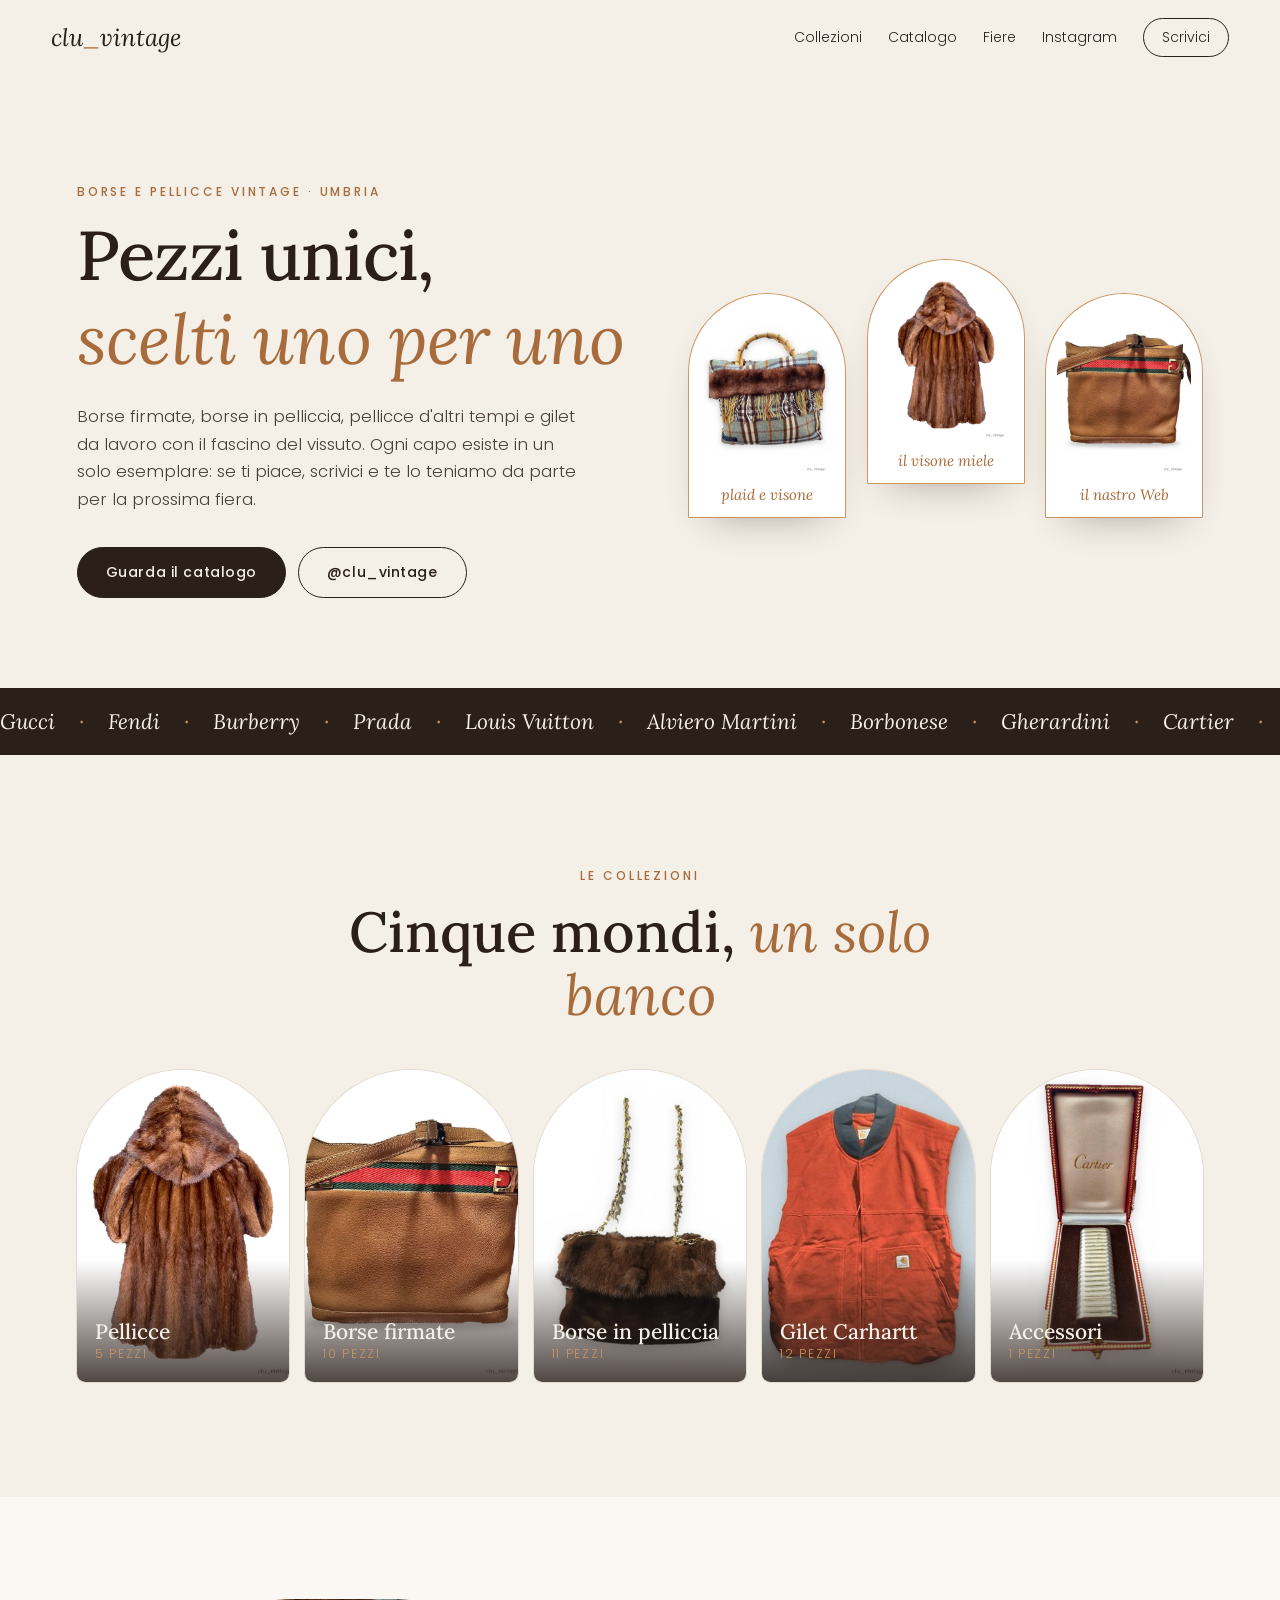
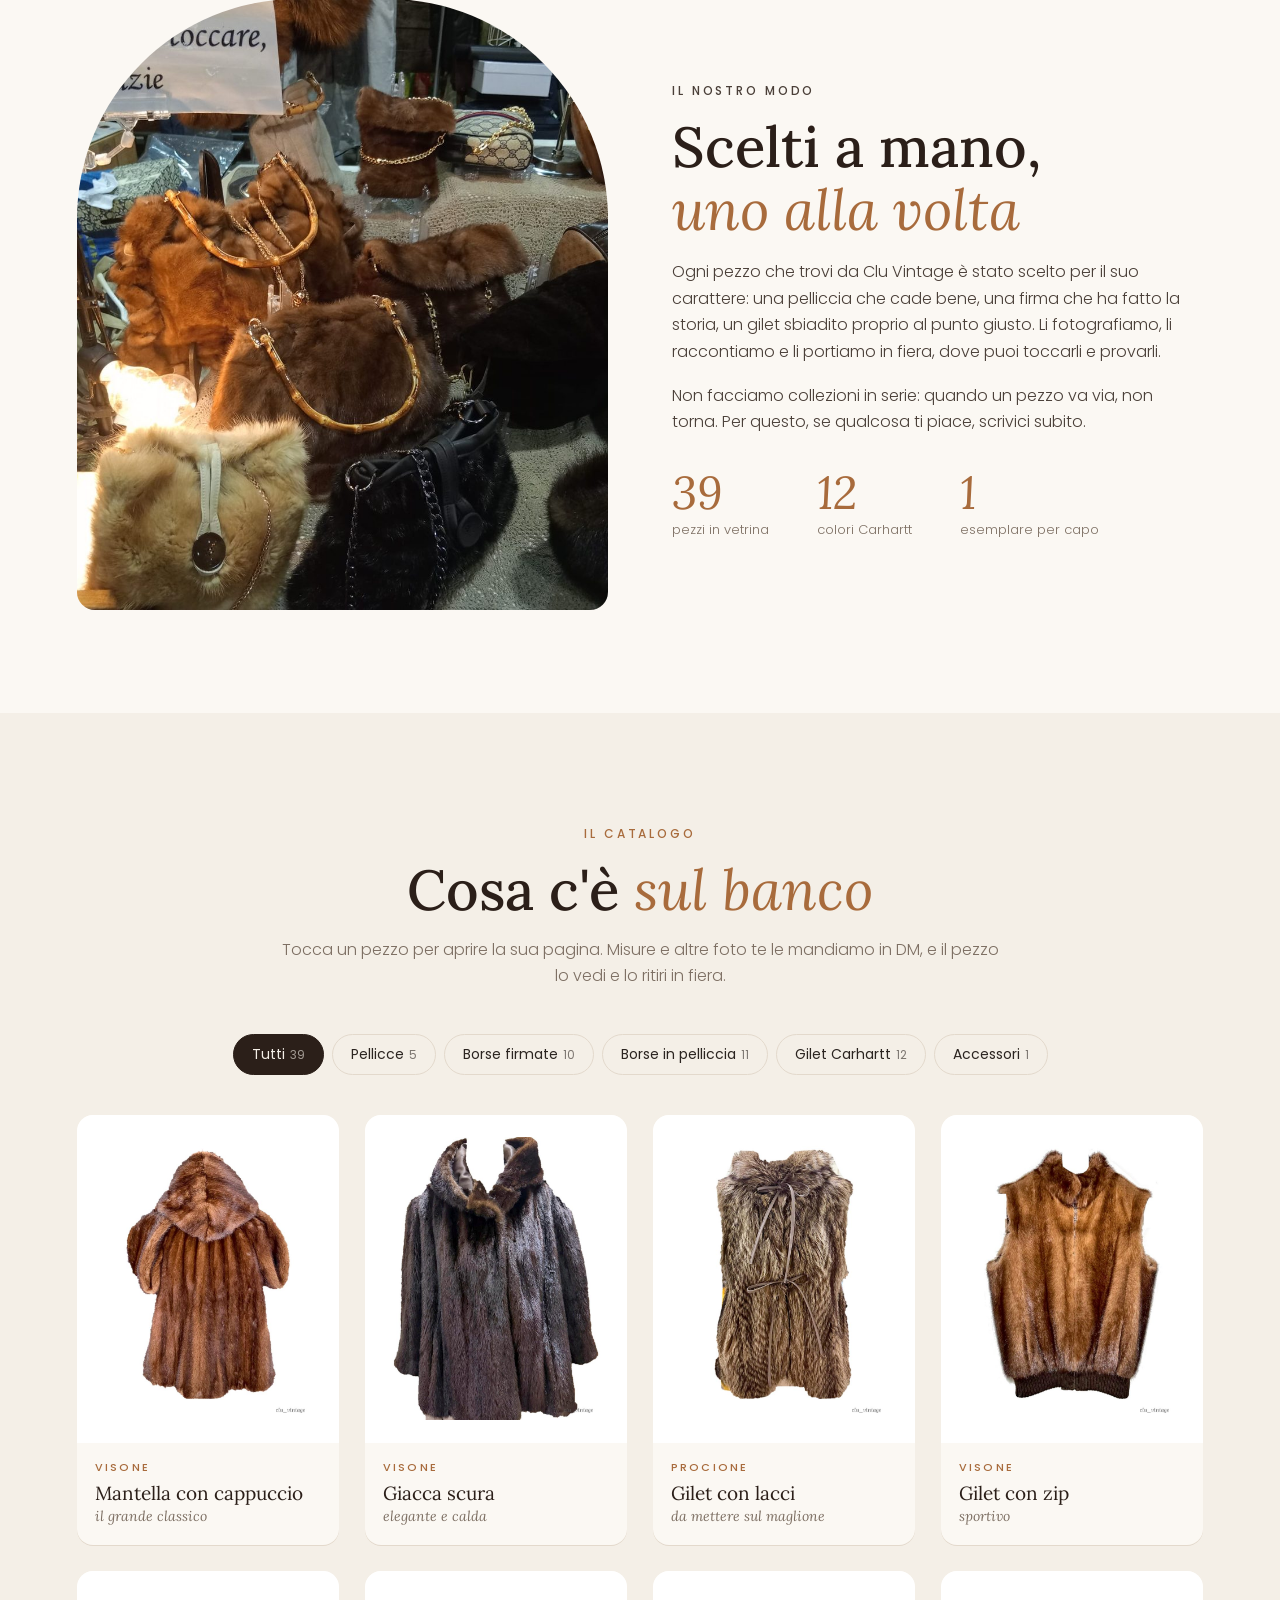
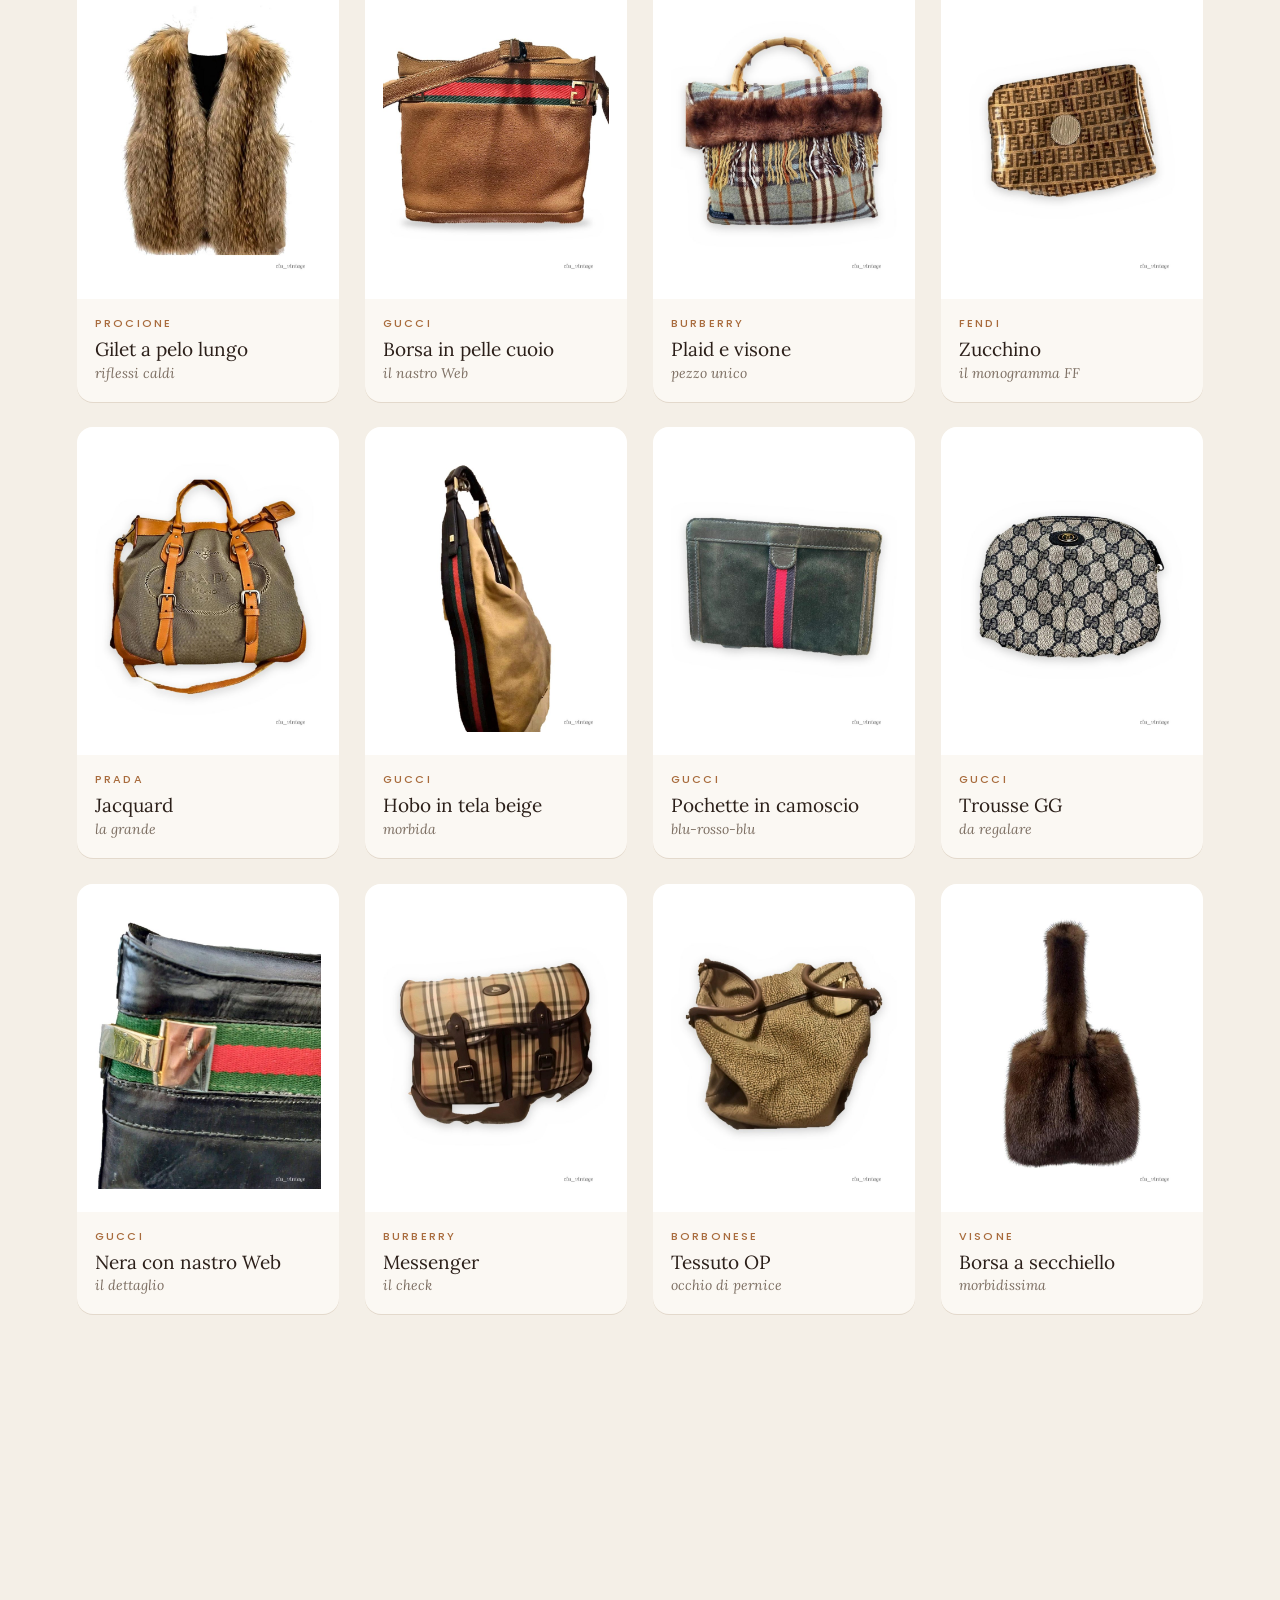
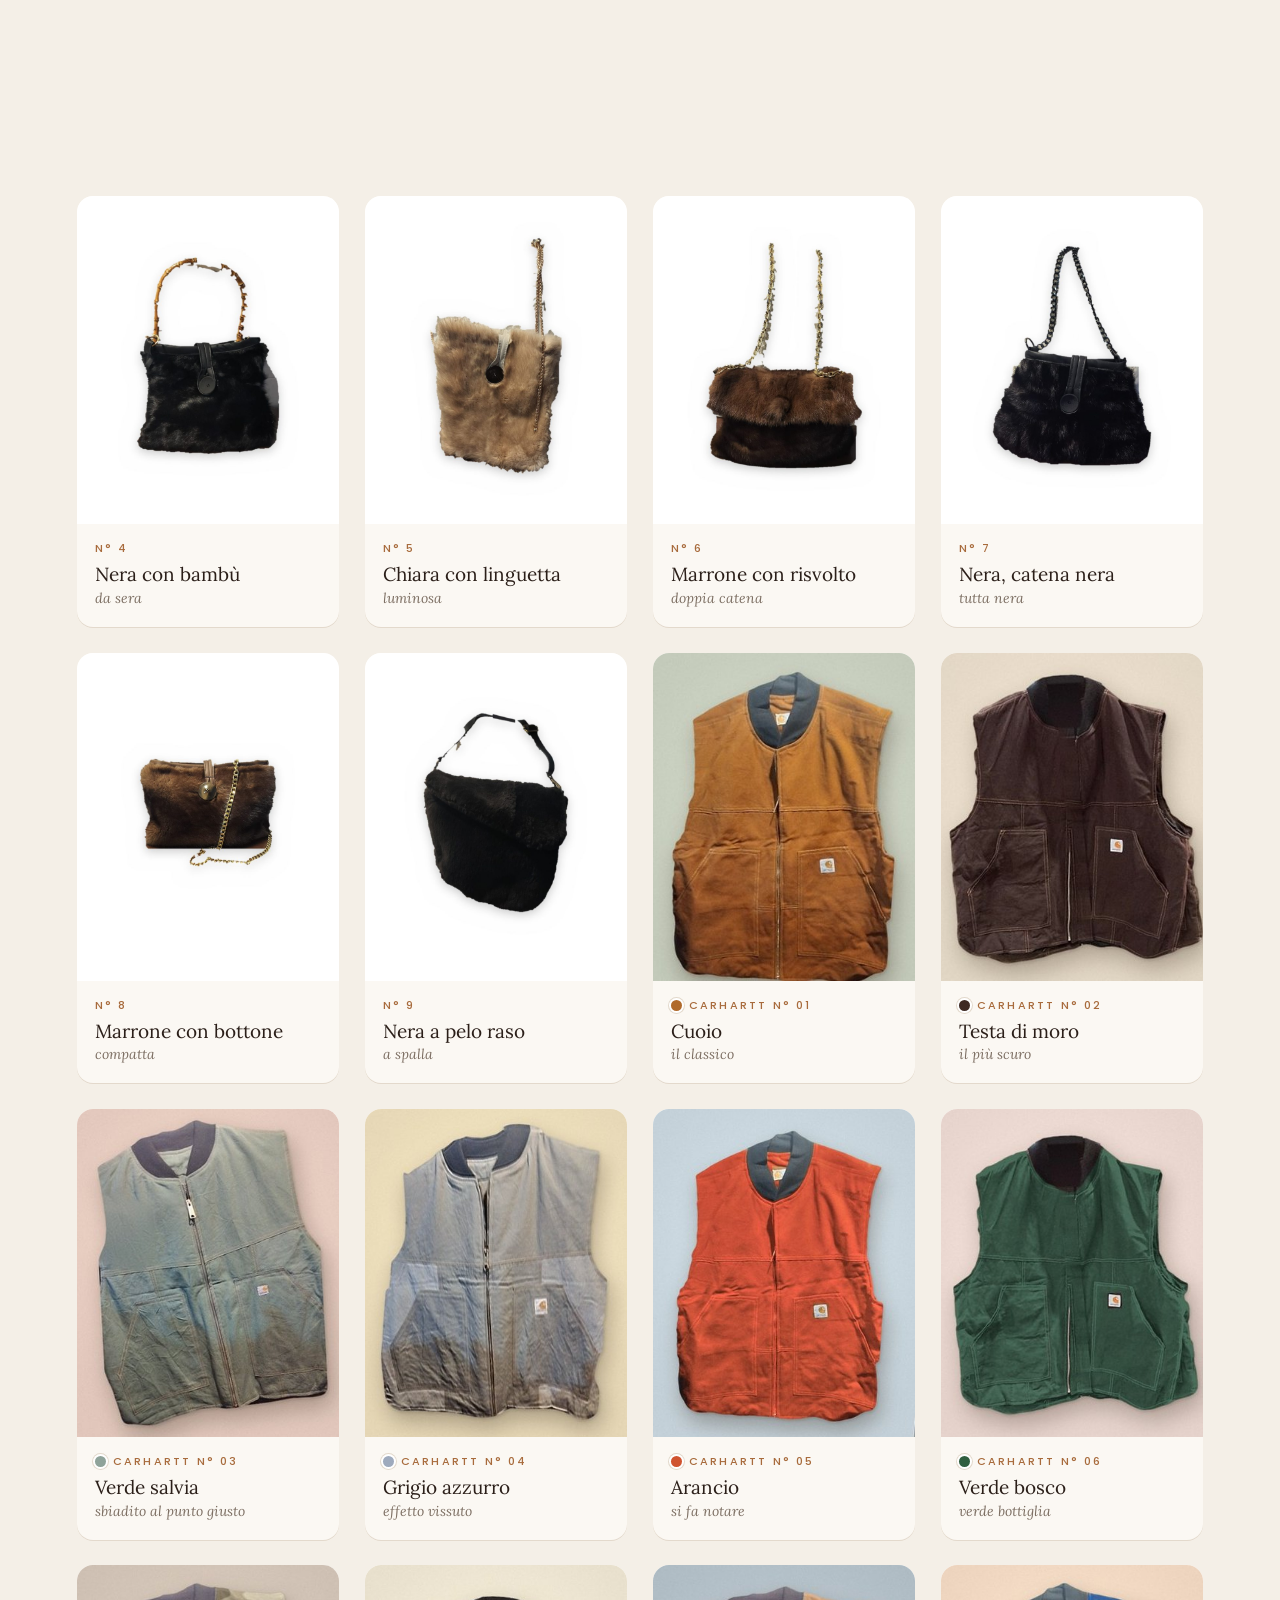
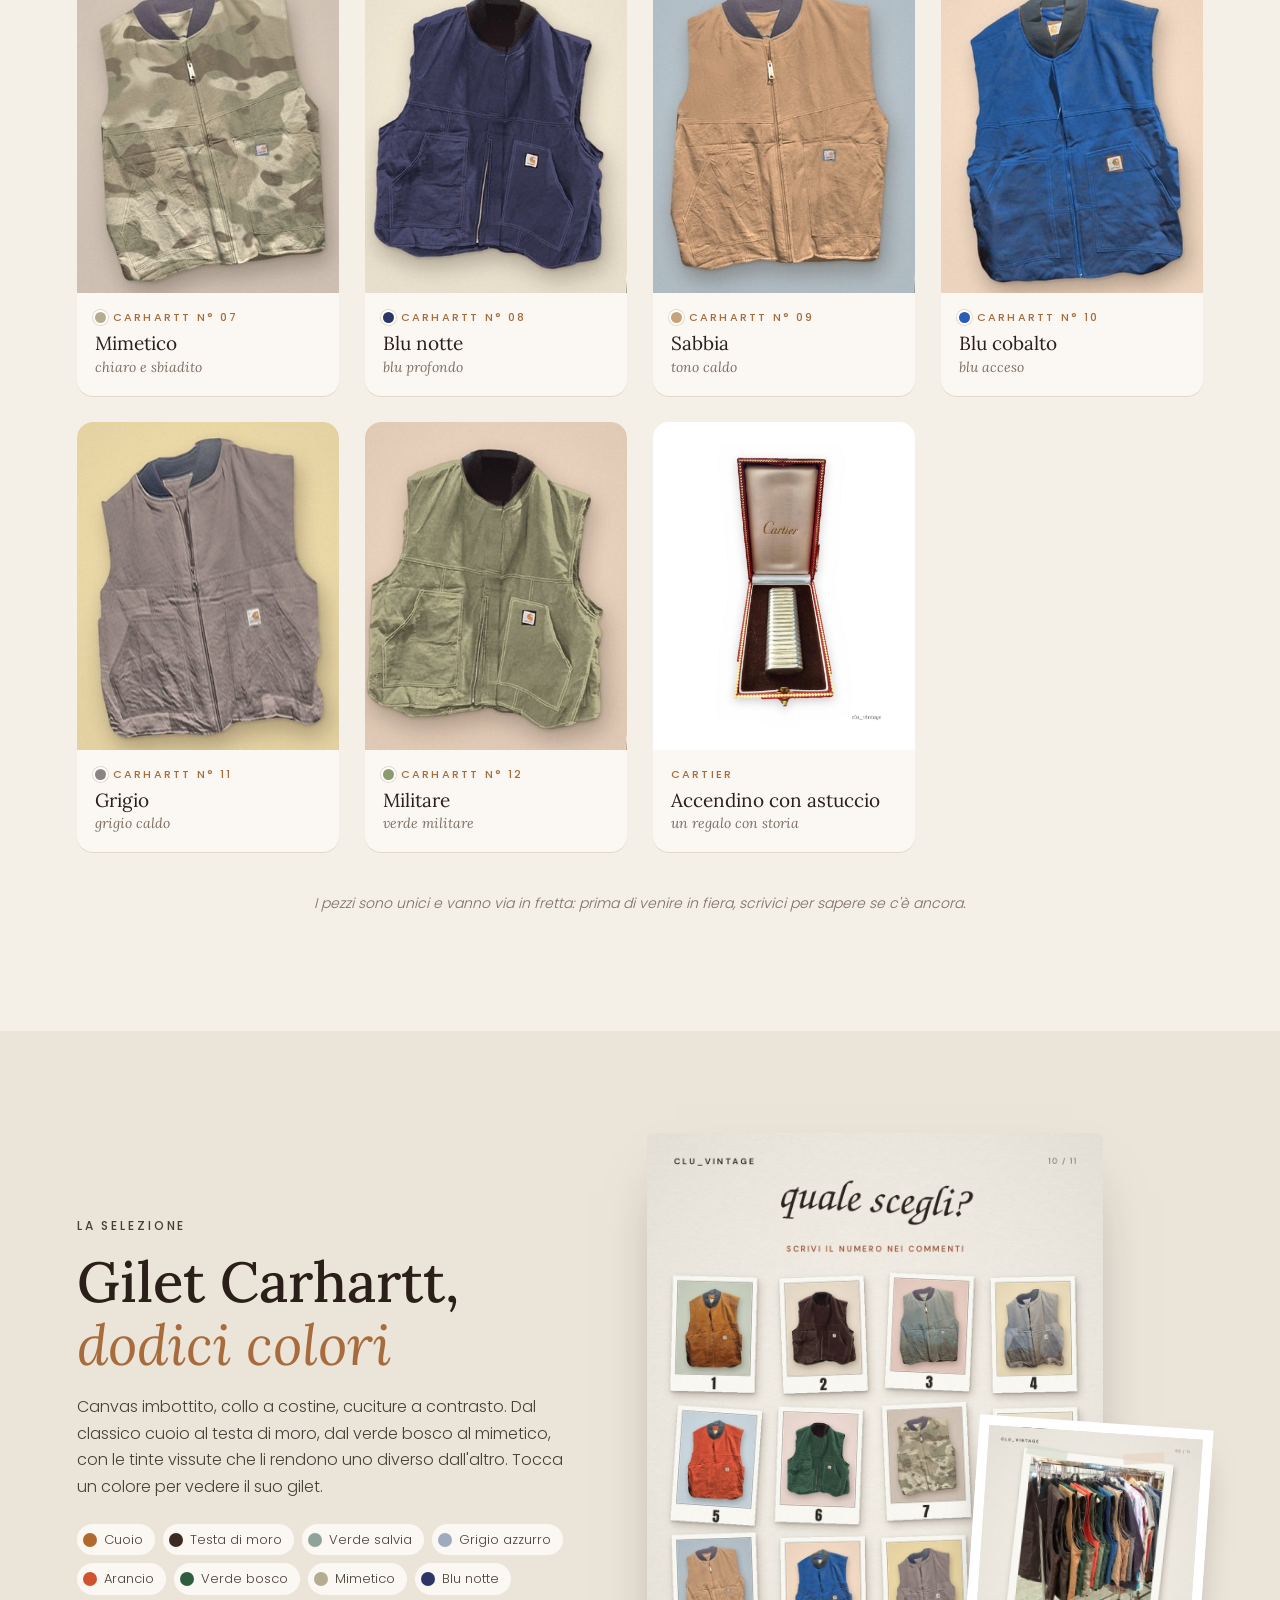
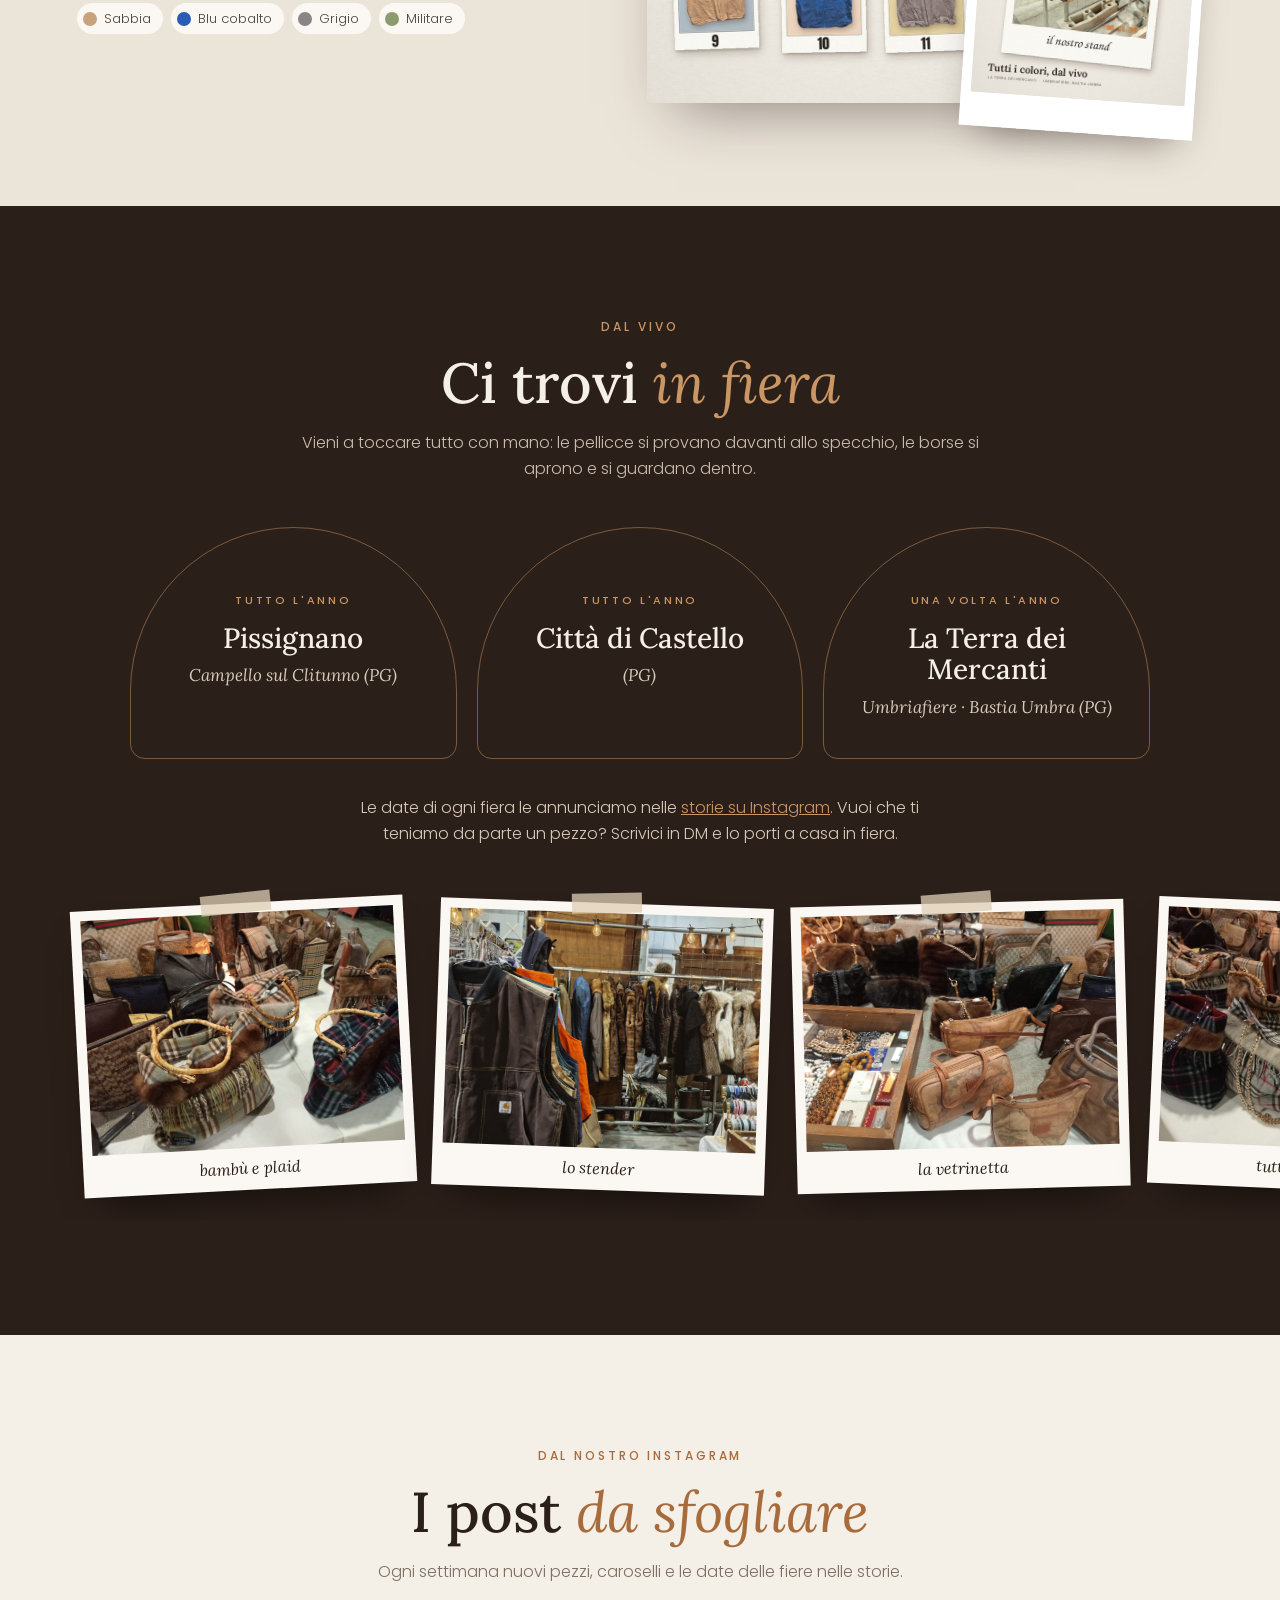
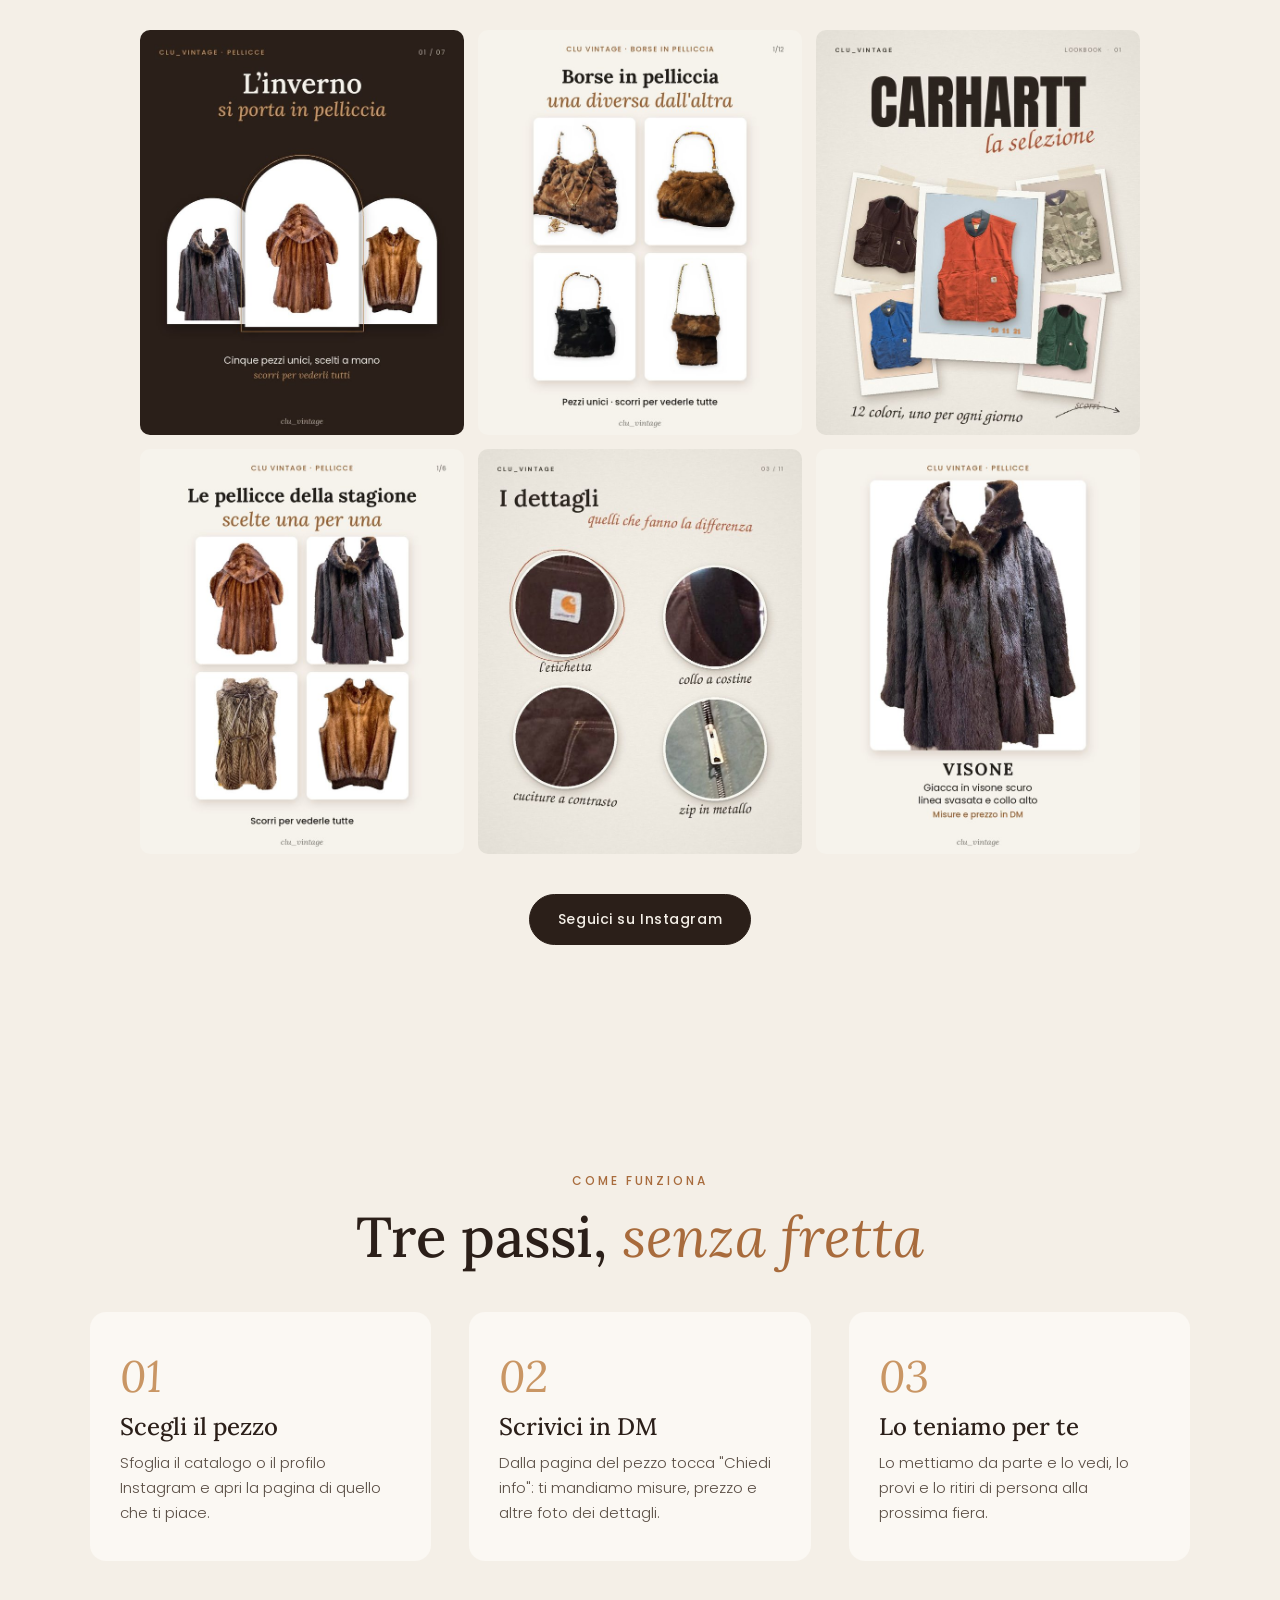
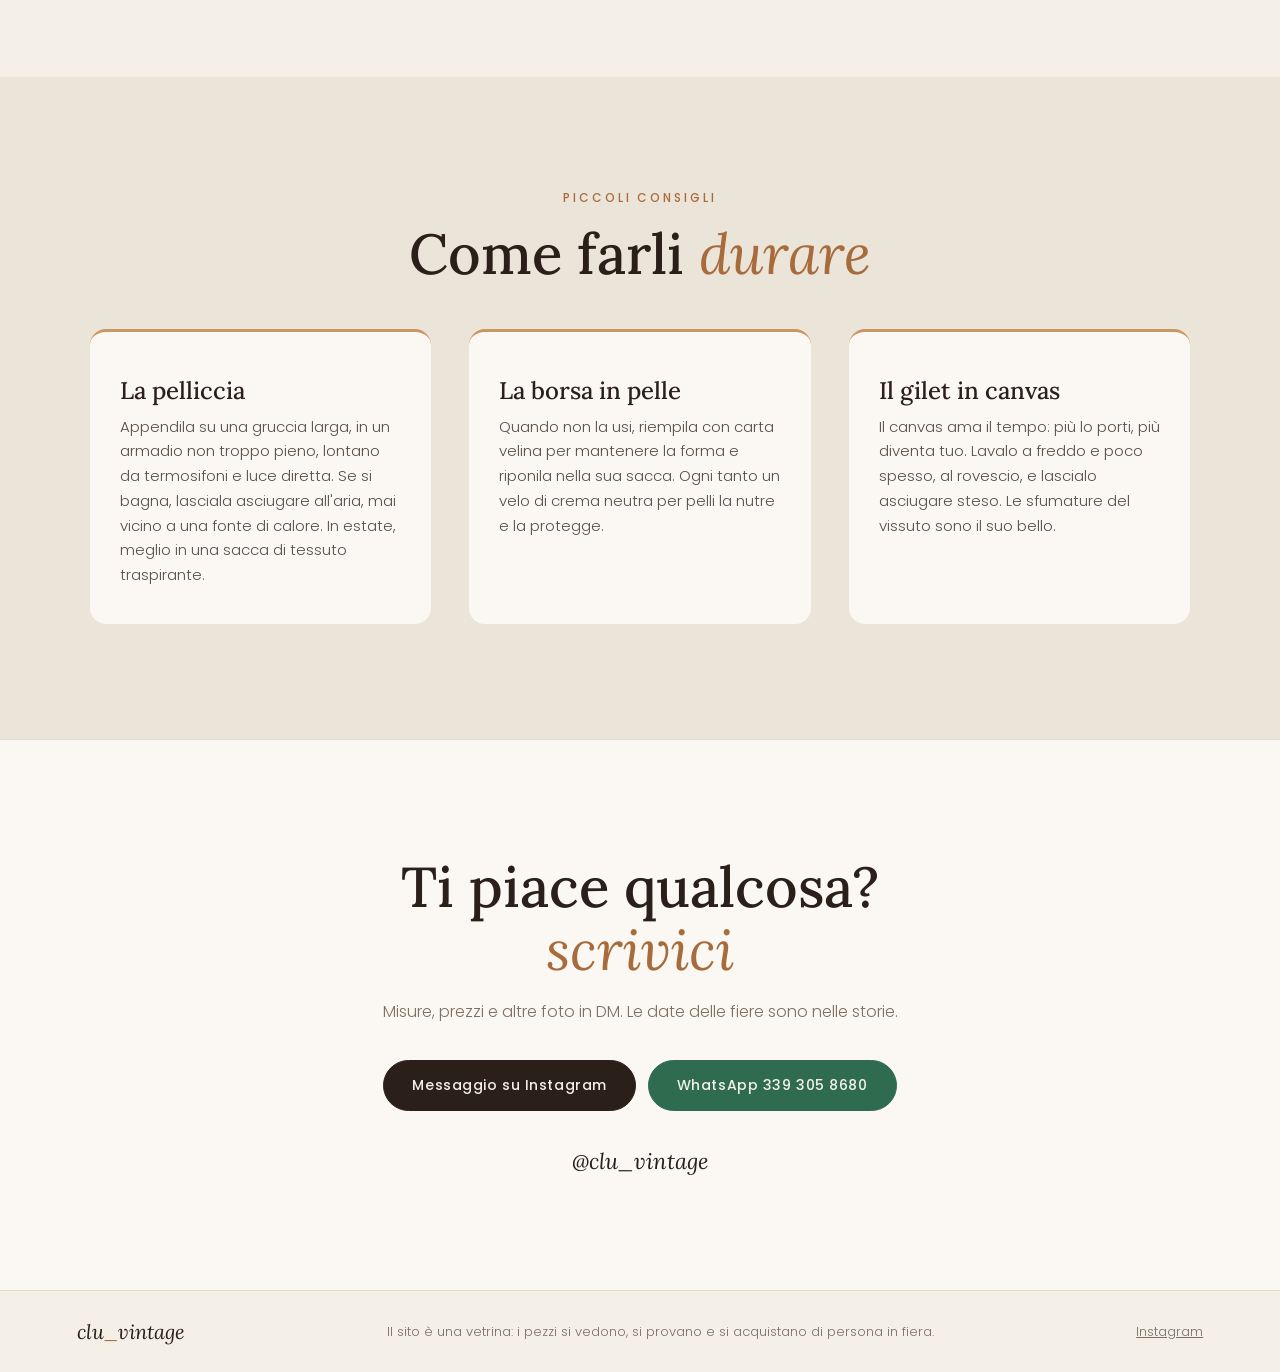
<file: index.html>
<!doctype html>
<html lang="it">
<head>
<meta charset="utf-8">
<meta name="viewport" content="width=device-width, initial-scale=1">
<title>Clu Vintage · Borse e pellicce vintage</title>
<meta name="description" content="Clu Vintage: borse firmate, borse in pelliccia, pellicce e gilet Carhartt vintage. Pezzi unici scelti uno per uno. Ci trovi in fiera a Pissignano e Città di Castello e su Instagram.">
<meta property="og:title" content="Clu Vintage · Borse e pellicce vintage">
<meta property="og:description" content="Pezzi unici scelti uno per uno. Info e prezzi in DM su Instagram.">
<meta property="og:image" content="img/visone-cappuccio.jpg">
<link rel="icon" href="data:image/svg+xml,%3Csvg xmlns='http://www.w3.org/2000/svg' viewBox='0 0 64 64'%3E%3Crect width='64' height='64' rx='14' fill='%232b1f19'/%3E%3Ctext x='32' y='44' font-family='Georgia,serif' font-style='italic' font-size='34' fill='%23f4efe7' text-anchor='middle'%3Ec%3C/text%3E%3C/svg%3E">
<link rel="stylesheet" href="fonts/fonts.css">
<link rel="stylesheet" href="style.css">
</head>
<body>

<header class="top">
  <a class="logo" href="index.html">clu<span>_</span>vintage</a>
  <nav>
    <a href="#collezioni">Collezioni</a>
    <a href="#catalogo">Catalogo</a>
    <a href="#fiere">Fiere</a>
    <a href="#instagram">Instagram</a>
    <a class="pill" href="https://ig.me/m/clu_vintage" target="_blank" rel="noopener">Scrivici</a>
  </nav>
</header>

<section class="hero">
  <div class="hero-text">
    <p class="kicker rise" style="--d:0">Borse e pellicce vintage · Umbria</p>
    <h1><span class="rise" style="--d:1">Pezzi unici,</span><br><em class="rise" style="--d:2">scelti uno per uno</em></h1>
    <p class="lead rise" style="--d:3">Borse firmate, borse in pelliccia, pellicce d'altri tempi e gilet da lavoro con il fascino del vissuto. Ogni capo esiste in un solo esemplare: se ti piace, scrivici e te lo teniamo da parte per la prossima fiera.</p>
    <div class="cta rise" style="--d:4">
      <a class="btn" href="#catalogo">Guarda il catalogo</a>
      <a class="btn ghost" href="https://instagram.com/clu_vintage" target="_blank" rel="noopener">@clu_vintage</a>
    </div>
  </div>
  <div class="arches" aria-hidden="true">
    <a class="arch a1" href="prodotto.html?p=burberry-plaid-visone"><img src="img/burberry-visone.jpg" alt=""><span>plaid e visone</span></a>
    <a class="arch a2" href="prodotto.html?p=mantella-visone-cappuccio"><img src="img/visone-cappuccio.jpg" alt=""><span>il visone miele</span></a>
    <a class="arch a3" href="prodotto.html?p=gucci-pelle-cuoio-web"><img src="img/gucci-cuoio-web.jpg" alt=""><span>il nastro Web</span></a>
  </div>
</section>

<div class="marquee" aria-label="Le firme">
  <div class="track">
    <span>Gucci</span><i>·</i><span>Fendi</span><i>·</i><span>Burberry</span><i>·</i><span>Prada</span><i>·</i><span>Louis Vuitton</span><i>·</i><span>Alviero Martini</span><i>·</i><span>Borbonese</span><i>·</i><span>Gherardini</span><i>·</i><span>Cartier</span><i>·</i><span>Carhartt</span><i>·</i><span>Visone</span><i>·</i>
    <span aria-hidden="true">Gucci</span><i>·</i><span aria-hidden="true">Fendi</span><i>·</i><span aria-hidden="true">Burberry</span><i>·</i><span aria-hidden="true">Prada</span><i>·</i><span aria-hidden="true">Louis Vuitton</span><i>·</i><span aria-hidden="true">Alviero Martini</span><i>·</i><span aria-hidden="true">Borbonese</span><i>·</i><span aria-hidden="true">Gherardini</span><i>·</i><span aria-hidden="true">Cartier</span><i>·</i><span aria-hidden="true">Carhartt</span><i>·</i><span aria-hidden="true">Visone</span><i>·</i>
  </div>
</div>

<section id="collezioni" class="section">
  <div class="head reveal">
    <p class="kicker">Le collezioni</p>
    <h2>Cinque mondi, <em>un solo banco</em></h2>
  </div>
  <div class="colls" id="colls"></div>
</section>

<section class="story">
  <div class="story-img reveal"><img src="img/banco-17752.jpg" alt="Il banco Clu Vintage con le borse in pelliccia" loading="lazy"></div>
  <div class="story-text reveal">
    <p class="kicker">Il nostro modo</p>
    <h2>Scelti a mano,<br><em>uno alla volta</em></h2>
    <p>Ogni pezzo che trovi da Clu Vintage è stato scelto per il suo carattere: una pelliccia che cade bene, una firma che ha fatto la storia, un gilet sbiadito proprio al punto giusto. Li fotografiamo, li raccontiamo e li portiamo in fiera, dove puoi toccarli e provarli.</p>
    <p>Non facciamo collezioni in serie: quando un pezzo va via, non torna. Per questo, se qualcosa ti piace, scrivici subito.</p>
    <div class="nums">
      <div><b data-count="40">40</b><span>pezzi in vetrina</span></div>
      <div><b data-count="12">12</b><span>colori Carhartt</span></div>
      <div><b>1</b><span>esemplare per capo</span></div>
    </div>
  </div>
</section>

<section id="catalogo" class="section">
  <div class="head reveal">
    <p class="kicker">Il catalogo</p>
    <h2>Cosa c'è <em>sul banco</em></h2>
    <p class="sub" id="catsub">Tocca un pezzo per aprire la sua pagina. Misure e altre foto te le mandiamo in DM, e il pezzo lo vedi e lo ritiri in fiera.</p>
  </div>
  <div class="filters" role="tablist"></div>
  <div class="grid" id="grid"></div>
  <p class="note">I pezzi sono unici e vanno via in fretta: prima di venire in fiera, scrivici per sapere se c'è ancora.</p>
</section>

<section class="carhartt">
  <div class="c-text reveal">
    <p class="kicker">La selezione</p>
    <h2>Gilet Carhartt,<br><em>dodici colori</em></h2>
    <p>Canvas imbottito, collo a costine, cuciture a contrasto. Dal classico cuoio al testa di moro, dal verde bosco al mimetico, con le tinte vissute che li rendono uno diverso dall'altro. Tocca un colore per vedere il suo gilet.</p>
    <p class="swatches" id="swatches"></p>
  </div>
  <div class="c-img reveal">
    <img class="p1" src="img/carhartt-12.jpg" alt="I dodici gilet Carhartt numerati da 1 a 12" loading="lazy">
    <img class="p2" src="img/carhartt-stand.jpg" alt="I gilet appesi allo stand" loading="lazy">
  </div>
</section>

<section id="fiere" class="section market">
  <div class="head reveal">
    <p class="kicker">Dal vivo</p>
    <h2>Ci trovi <em>in fiera</em></h2>
    <p class="sub">Vieni a toccare tutto con mano: le pellicce si provano davanti allo specchio, le borse si aprono e si guardano dentro.</p>
  </div>
  <div class="fairs">
    <div class="fair reveal">
      <p class="m-label">Tutto l'anno</p>
      <h3>Pissignano</h3>
      <p class="m-place">Campello sul Clitunno (PG)</p>
    </div>
    <div class="fair reveal">
      <p class="m-label">Tutto l'anno</p>
      <h3>Città di Castello</h3>
      <p class="m-place">(PG)</p>
    </div>
    <div class="fair reveal">
      <p class="m-label">Una volta l'anno</p>
      <h3>La Terra dei Mercanti</h3>
      <p class="m-place">Umbriafiere · Bastia Umbra (PG)</p>
    </div>
  </div>
  <p class="fair-note reveal">Le date di ogni fiera le annunciamo nelle <a href="https://instagram.com/clu_vintage" target="_blank" rel="noopener">storie su Instagram</a>. Vuoi che ti teniamo da parte un pezzo? Scrivici in DM e lo porti a casa in fiera.</p>
  <div class="strip" id="strip">
    <figure style="--r:-3deg"><img src="img/banco-17758.jpg" alt="Borse con manici in bambù e plaid" loading="lazy"><figcaption>bambù e plaid</figcaption></figure>
    <figure style="--r:2deg"><img src="img/banco-17914.jpg" alt="Lo stand con gilet e pellicce" loading="lazy"><figcaption>lo stender</figcaption></figure>
    <figure style="--r:-1.5deg"><img src="img/banco-17749.jpg" alt="Borse in pelle e accendini sul banco" loading="lazy"><figcaption>la vetrinetta</figcaption></figure>
    <figure style="--r:2.5deg"><img src="img/banco-17764.jpg" alt="Borse vintage firmate sul banco" loading="lazy"><figcaption>tutto da toccare</figcaption></figure>
    <figure style="--r:-2deg"><img src="img/banco-17742.jpg" alt="I gilet colorati appesi" loading="lazy"><figcaption>tutti i colori</figcaption></figure>
    <figure style="--r:3deg"><img src="img/banco-17765.jpg" alt="Borse in pelliccia e borse firmate" loading="lazy"><figcaption>il banco</figcaption></figure>
    <figure style="--r:-2.5deg"><img src="img/banco-17916.jpg" alt="Il corridoio dello stand" loading="lazy"><figcaption>fra gli stender</figcaption></figure>
    <figure style="--r:1.5deg"><img src="img/banco-17778.jpg" alt="Borse in tessuto e pelle" loading="lazy"><figcaption>firme italiane</figcaption></figure>
  </div>
</section>

<section id="instagram" class="section ig">
  <div class="head reveal">
    <p class="kicker">Dal nostro Instagram</p>
    <h2>I post <em>da sfogliare</em></h2>
    <p class="sub">Ogni settimana nuovi pezzi, caroselli e le date delle fiere nelle storie.</p>
  </div>
  <div class="ig-grid">
    <a class="reveal" href="https://instagram.com/clu_vintage" target="_blank" rel="noopener"><img src="img/ig-inverno.jpg" alt="Post: l'inverno si porta in pelliccia" loading="lazy"><span>L'inverno si porta in pelliccia</span></a>
    <a class="reveal" href="https://instagram.com/clu_vintage" target="_blank" rel="noopener"><img src="img/ig-borse-pelliccia.jpg" alt="Post: borse in pelliccia" loading="lazy"><span>Borse in pelliccia</span></a>
    <a class="reveal" href="https://instagram.com/clu_vintage" target="_blank" rel="noopener"><img src="img/ig-carhartt.jpg" alt="Post: Carhartt la selezione" loading="lazy"><span>Carhartt, la selezione</span></a>
    <a class="reveal" href="https://instagram.com/clu_vintage" target="_blank" rel="noopener"><img src="img/ig-pellicce.jpg" alt="Post: le pellicce della stagione" loading="lazy"><span>Le pellicce della stagione</span></a>
    <a class="reveal" href="https://instagram.com/clu_vintage" target="_blank" rel="noopener"><img src="img/ig-dettagli.jpg" alt="Post: i dettagli" loading="lazy"><span>I dettagli</span></a>
    <a class="reveal" href="https://instagram.com/clu_vintage" target="_blank" rel="noopener"><img src="img/ig-visone.jpg" alt="Post: visone" loading="lazy"><span>Visone</span></a>
  </div>
  <div class="cta center reveal"><a class="btn" href="https://instagram.com/clu_vintage" target="_blank" rel="noopener">Seguici su Instagram</a></div>
</section>

<section id="come" class="section how">
  <div class="head reveal">
    <p class="kicker">Come funziona</p>
    <h2>Tre passi, <em>senza fretta</em></h2>
  </div>
  <ol class="steps">
    <li class="reveal"><span>01</span><h3>Scegli il pezzo</h3><p>Sfoglia il catalogo o il profilo Instagram e apri la pagina di quello che ti piace.</p></li>
    <li class="reveal"><span>02</span><h3>Scrivici in DM</h3><p>Dalla pagina del pezzo tocca "Chiedi info": ti mandiamo misure, prezzo e altre foto dei dettagli.</p></li>
    <li class="reveal"><span>03</span><h3>Lo teniamo per te</h3><p>Lo mettiamo da parte e lo vedi, lo provi e lo ritiri di persona alla prossima fiera.</p></li>
  </ol>
</section>

<section class="section care">
  <div class="head reveal">
    <p class="kicker">Piccoli consigli</p>
    <h2>Come farli <em>durare</em></h2>
  </div>
  <div class="care-grid">
    <div class="reveal"><h3>La pelliccia</h3><p>Appendila su una gruccia larga, in un armadio non troppo pieno, lontano da termosifoni e luce diretta. Se si bagna, lasciala asciugare all'aria, mai vicino a una fonte di calore. In estate, meglio in una sacca di tessuto traspirante.</p></div>
    <div class="reveal"><h3>La borsa in pelle</h3><p>Quando non la usi, riempila con carta velina per mantenere la forma e riponila nella sua sacca. Ogni tanto un velo di crema neutra per pelli la nutre e la protegge.</p></div>
    <div class="reveal"><h3>Il gilet in canvas</h3><p>Il canvas ama il tempo: più lo porti, più diventa tuo. Lavalo a freddo e poco spesso, al rovescio, e lascialo asciugare steso. Le sfumature del vissuto sono il suo bello.</p></div>
  </div>
</section>

<section class="contact">
  <h2 class="reveal">Ti piace qualcosa?<br><em>scrivici</em></h2>
  <p class="reveal">Misure, prezzi e altre foto in DM. Le date delle fiere sono nelle storie.</p>
  <div class="cta center reveal">
    <a class="btn" href="https://ig.me/m/clu_vintage" target="_blank" rel="noopener">Messaggio su Instagram</a>
    <a class="btn wa" data-wa href="#" hidden target="_blank" rel="noopener">WhatsApp 339 305 8680</a>
  </div>
  <p class="handle">@clu_vintage</p>
</section>

<footer class="foot">
  <span class="logo small">clu<span>_</span>vintage</span>
  <span>Il sito è una vetrina: i pezzi si vedono, si provano e si acquistano di persona in fiera.</span>
  <a href="https://instagram.com/clu_vintage" target="_blank" rel="noopener">Instagram</a>
</footer>

<script src="data.js"></script>
<script src="app.js"></script>
</body>
</html>
</file>
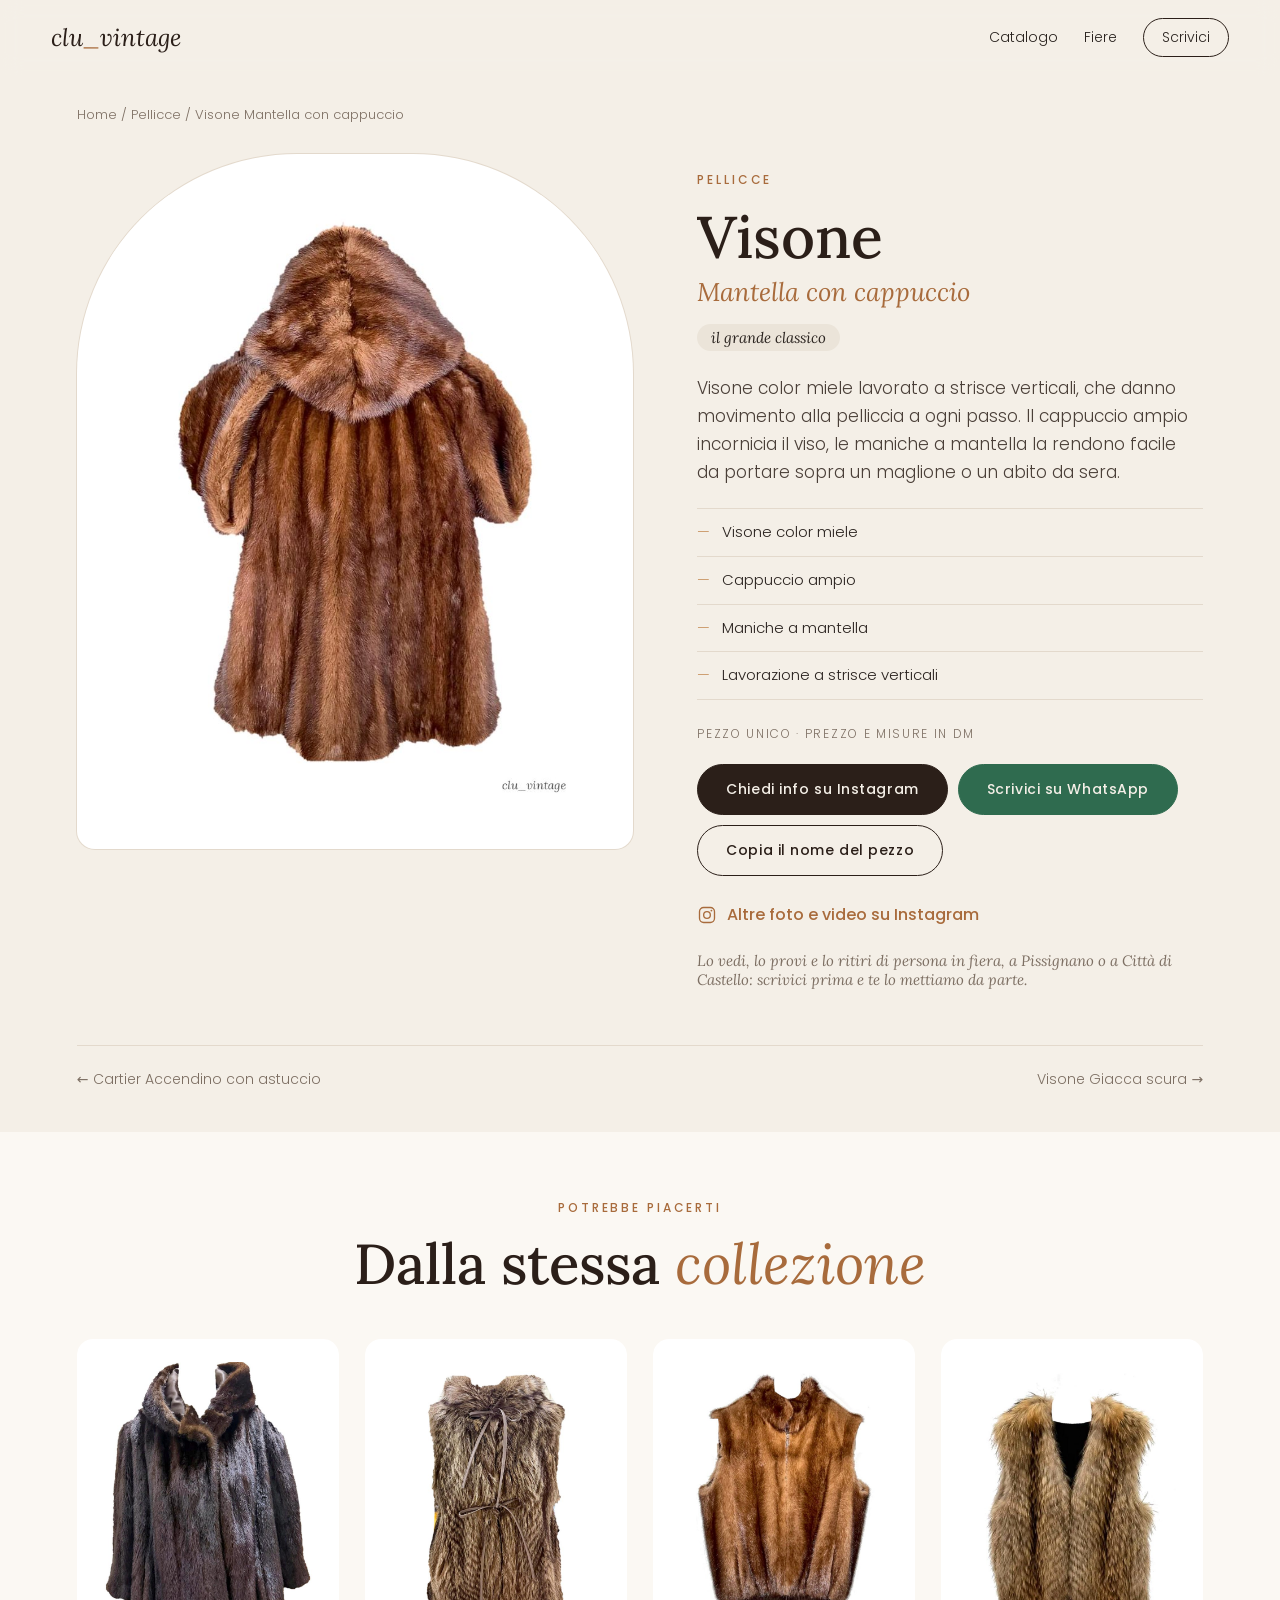
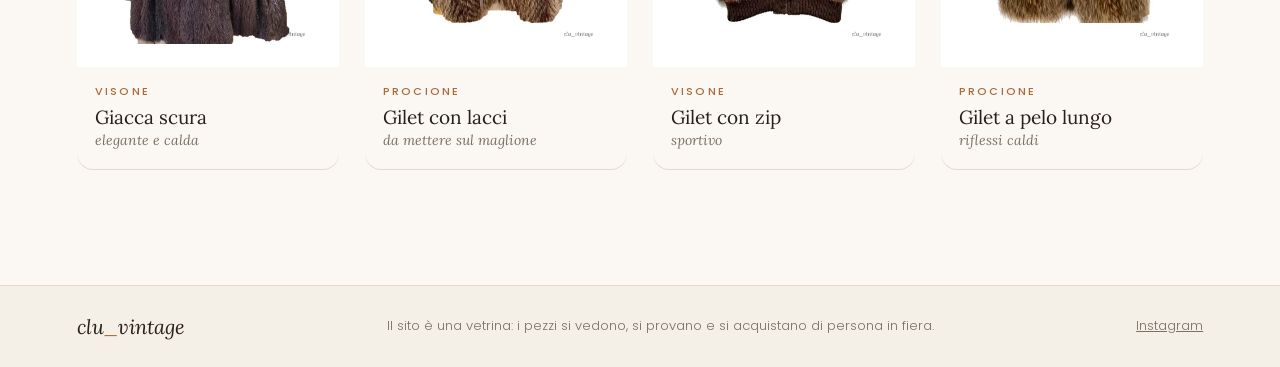
<file: prodotto.html>
<!doctype html>
<html lang="it">
<head>
<meta charset="utf-8">
<meta name="viewport" content="width=device-width, initial-scale=1">
<title>Clu Vintage · Pezzo unico</title>
<meta name="description" content="Un pezzo unico di Clu Vintage. Info, misure e prezzo in DM su Instagram.">
<link rel="icon" href="data:image/svg+xml,%3Csvg xmlns='http://www.w3.org/2000/svg' viewBox='0 0 64 64'%3E%3Crect width='64' height='64' rx='14' fill='%232b1f19'/%3E%3Ctext x='32' y='44' font-family='Georgia,serif' font-style='italic' font-size='34' fill='%23f4efe7' text-anchor='middle'%3Ec%3C/text%3E%3C/svg%3E">
<link rel="stylesheet" href="fonts/fonts.css">
<link rel="stylesheet" href="style.css">
</head>
<body class="pdp">

<header class="top">
  <a class="logo" href="index.html">clu<span>_</span>vintage</a>
  <nav>
    <a href="index.html#catalogo">Catalogo</a>
    <a href="index.html#fiere">Fiere</a>
    <a class="pill" href="https://ig.me/m/clu_vintage" target="_blank" rel="noopener">Scrivici</a>
  </nav>
</header>

<main class="product" id="product">
  <nav class="crumbs"><a href="index.html">Home</a> / <a id="crumb-cat" href="index.html#catalogo"></a> / <span id="crumb-name"></span></nav>
  <div class="p-wrap">
    <div class="p-gallery">
      <div class="p-main"><img id="p-img" alt=""><span class="p-sold" id="p-sold" hidden>Venduto</span></div>
      <div class="p-thumbs" id="p-thumbs"></div>
    </div>
    <div class="p-info">
      <p class="kicker" id="p-cat"></p>
      <h1 id="p-brand"></h1>
      <p class="p-name" id="p-name"></p>
      <p class="p-nota" id="p-nota"></p>
      <p class="p-desc" id="p-desc"></p>
      <ul class="p-det" id="p-det"></ul>
      <p class="p-uni">Pezzo unico · prezzo e misure in DM</p>
      <div class="p-cta">
        <a class="btn" id="p-ask" target="_blank" rel="noopener" href="https://ig.me/m/clu_vintage">Chiedi info su Instagram</a>
        <button class="btn ghost" id="p-copy" type="button">Copia il nome del pezzo</button>
      </div>
      <a class="p-ig" href="https://instagram.com/clu_vintage" target="_blank" rel="noopener">
        <svg viewBox="0 0 24 24" width="20" height="20" aria-hidden="true"><rect x="3" y="3" width="18" height="18" rx="5" fill="none" stroke="currentColor" stroke-width="1.6"/><circle cx="12" cy="12" r="4" fill="none" stroke="currentColor" stroke-width="1.6"/><circle cx="17.3" cy="6.7" r="1.1" fill="currentColor"/></svg>
        Altre foto e video su Instagram
      </a>
      <p class="p-fair">Lo vedi, lo provi e lo ritiri di persona in fiera, a Pissignano o a Città di Castello: scrivici prima e te lo mettiamo da parte.</p>
    </div>
  </div>
  <div class="p-nav"><a id="p-prev" href="#">← Precedente</a><a id="p-next" href="#">Successivo →</a></div>
</main>

<section class="section related">
  <div class="head"><p class="kicker">Potrebbe piacerti</p><h2>Dalla stessa <em>collezione</em></h2></div>
  <div class="grid" id="related"></div>
</section>

<footer class="foot">
  <span class="logo small">clu<span>_</span>vintage</span>
  <span>Il sito è una vetrina: i pezzi si vedono, si provano e si acquistano di persona in fiera.</span>
  <a href="https://instagram.com/clu_vintage" target="_blank" rel="noopener">Instagram</a>
</footer>

<script src="data.js"></script>
<script src="app.js"></script>
</body>
</html>
</file>
<file: fonts/fonts.css>
@font-face{font-family:'Lora';font-style:italic;font-weight:400;font-display:swap;src:url(lora-italic-400.woff2) format('woff2')}
@font-face{font-family:'Lora';font-style:normal;font-weight:400;font-display:swap;src:url(lora-normal-400.woff2) format('woff2')}
@font-face{font-family:'Lora';font-style:normal;font-weight:500;font-display:swap;src:url(lora-normal-500.woff2) format('woff2')}
@font-face{font-family:'Poppins';font-style:normal;font-weight:300;font-display:swap;src:url(poppins-normal-300.woff2) format('woff2')}
@font-face{font-family:'Poppins';font-style:normal;font-weight:400;font-display:swap;src:url(poppins-normal-400.woff2) format('woff2')}
@font-face{font-family:'Poppins';font-style:normal;font-weight:500;font-display:swap;src:url(poppins-normal-500.woff2) format('woff2')}
</file>
<file: style.css>
@view-transition { navigation: auto; }
:root{
  --cream:#f4efe7; --paper:#fbf8f3; --sand:#ebe4d9; --choc:#2b1f19; --ink:#2b2420; --mute:#7d6f63;
  --cuoio:#a86b3c; --cuoio-l:#c99664; --line:#e3d9cc;
  --serif:'Lora',Georgia,serif; --sans:'Poppins',system-ui,sans-serif;
  --ease:cubic-bezier(.2,.7,.2,1);
}
[hidden]{display:none!important}
*{box-sizing:border-box;margin:0;padding:0}
html{scroll-behavior:smooth}
body{background:var(--cream);color:var(--ink);font:300 16px/1.65 var(--sans);-webkit-font-smoothing:antialiased;overflow-x:hidden}
img{display:block;max-width:100%}
a{color:inherit}
em{font-family:var(--serif);font-style:italic;font-weight:400;color:var(--cuoio)}
h1,h2,h3{font-family:var(--serif);font-weight:500;line-height:1.12;color:var(--choc)}
.kicker{font:500 12px/1 var(--sans);letter-spacing:.24em;text-transform:uppercase;color:var(--cuoio);margin-bottom:18px}

/* ---------- animazioni ---------- */
.rise{display:inline-block;opacity:0;transform:translateY(28px);animation:rise .9s var(--ease) forwards;animation-delay:calc(var(--d)*.12s + .1s)}
@keyframes rise{to{opacity:1;transform:none}}
.reveal{opacity:0;transform:translateY(34px);transition:opacity .8s var(--ease),transform .8s var(--ease);transition-delay:calc(var(--i,0)*70ms)}
.reveal.in{opacity:1;transform:none}
@keyframes float{50%{transform:translateY(-10px)}}
::view-transition-old(root),::view-transition-new(root){animation-duration:.45s}
::view-transition-group(hero-img){animation-duration:.55s;animation-timing-function:var(--ease)}

/* ---------- header ---------- */
.top{position:sticky;top:0;z-index:20;display:flex;align-items:center;justify-content:space-between;gap:16px;padding:18px clamp(16px,4vw,56px);background:rgba(244,239,231,.88);backdrop-filter:blur(10px);border-bottom:1px solid transparent;transition:padding .3s,border-color .3s;view-transition-name:top}
.top.small{padding-top:10px;padding-bottom:10px;border-color:var(--line)}
.logo{font:italic 400 24px var(--serif);text-decoration:none;color:var(--choc)}
.logo span{color:var(--cuoio)}
.logo.small{font-size:20px}
.top nav{display:flex;gap:26px;align-items:center;font-size:14px}
.top nav a{text-decoration:none;position:relative}
.top nav a:not(.pill)::after{content:"";position:absolute;left:0;right:0;bottom:-4px;height:1px;background:var(--cuoio);transform:scaleX(0);transform-origin:left;transition:transform .35s var(--ease)}
.top nav a:not(.pill):hover::after{transform:scaleX(1)}
.pill{border:1px solid var(--choc);border-radius:999px;padding:7px 18px;transition:.25s}
.top nav a.pill:hover{background:var(--choc);color:var(--cream)}

/* ---------- bottoni ---------- */
.btn{display:inline-block;font:500 14px var(--sans);letter-spacing:.04em;text-decoration:none;background:var(--choc);color:var(--cream);border:1px solid var(--choc);padding:14px 28px;border-radius:999px;cursor:pointer;transition:background .25s,color .25s,border-color .25s,transform .25s}
.btn:hover{background:var(--cuoio);border-color:var(--cuoio);transform:translateY(-2px)}
.btn.ghost{background:transparent;color:var(--choc)}
.btn.ghost:hover{background:var(--choc);color:var(--cream)}
.btn.wa{background:#2f6b4f;border-color:#2f6b4f}.btn.wa:hover{background:#245640;border-color:#245640}
.cta{display:flex;flex-wrap:wrap;gap:12px;margin-top:34px}
.cta.center{justify-content:center}

/* ---------- hero ---------- */
.hero{display:grid;grid-template-columns:1fr 1.05fr;gap:clamp(24px,5vw,80px);align-items:center;padding:clamp(48px,8vw,110px) clamp(16px,6vw,96px) clamp(56px,7vw,96px)}
.hero h1{font-size:clamp(42px,5.4vw,76px);letter-spacing:-.01em}
.hero h1 em{margin-top:6px;white-space:nowrap}
.lead{max-width:30em;margin-top:26px;font-size:clamp(16px,1.3vw,18px);color:#4a3f38}
.arches{display:grid;grid-template-columns:repeat(3,1fr);gap:clamp(10px,1.6vw,22px);align-items:end}
.arch{background:#fff;border-radius:999px 999px 14px 14px;padding:14px 12px 0;box-shadow:0 0 0 1px var(--cuoio-l) inset,0 18px 40px -24px rgba(43,31,25,.45);overflow:hidden;display:flex;flex-direction:column;text-decoration:none;opacity:0;animation:rise 1s var(--ease) forwards,float 7s ease-in-out infinite;transition:box-shadow .3s}
.arch:hover{box-shadow:0 0 0 1px var(--cuoio) inset,0 28px 50px -24px rgba(43,31,25,.6)}
.a1{animation-delay:.35s,1.4s}.a2{animation-delay:.5s,2.4s;margin-bottom:34px}.a3{animation-delay:.65s,3.2s}
.arch img{aspect-ratio:4/5;object-fit:cover;object-position:center 40%;border-radius:999px 999px 0 0;transition:transform .6s var(--ease)}
.arch:hover img{transform:scale(1.06)}
.arch span{font:italic 15px var(--serif);color:var(--cuoio);text-align:center;padding:10px 4px 14px}

/* ---------- marquee ---------- */
.marquee{background:var(--choc);overflow:hidden;padding:20px 0}
.track{display:flex;gap:24px;width:max-content;animation:slide 38s linear infinite;font:italic 21px var(--serif);color:var(--cream);white-space:nowrap}
.track i{color:var(--cuoio-l);font-style:normal}
.marquee:hover .track{animation-play-state:paused}
@keyframes slide{to{transform:translateX(-50%)}}

/* ---------- sezioni ---------- */
.section{padding:clamp(64px,9vw,120px) clamp(16px,6vw,96px)}
.head{text-align:center;max-width:720px;margin:0 auto 44px}
.head h2,.carhartt h2,.contact h2,.story h2{font-size:clamp(34px,4.4vw,58px)}
.sub{margin-top:16px;color:var(--mute)}

/* collezioni */
.colls{display:grid;grid-template-columns:repeat(5,1fr);gap:16px;max-width:1300px;margin:0 auto}
.coll{position:relative;border-radius:200px 200px 16px 16px;overflow:hidden;background:#fff;aspect-ratio:3/4.4;text-decoration:none;box-shadow:0 0 0 1px var(--line)}
.coll img{position:absolute;inset:0;width:100%;height:100%;object-fit:cover;transition:transform .8s var(--ease)}
.coll div{position:absolute;left:0;right:0;bottom:0;padding:60px 18px 18px;background:linear-gradient(transparent,rgba(43,31,25,.82));color:var(--cream)}
.coll h3{color:var(--cream);font-size:21px}
.coll p{font-size:12px;letter-spacing:.14em;text-transform:uppercase;color:var(--cuoio-l)}
.coll:hover img{transform:scale(1.08)}

/* storia */
.story{display:grid;grid-template-columns:1fr 1fr;gap:clamp(28px,5vw,80px);align-items:center;padding:clamp(64px,8vw,110px) clamp(16px,6vw,96px);background:var(--paper)}
.story-img{border-radius:220px 220px 18px 18px;overflow:hidden;aspect-ratio:4/4.6}
.story-img img{width:100%;height:100%;object-fit:cover}
.story p{margin-top:18px;max-width:32em;color:#4a3f38}
.nums{display:flex;gap:clamp(18px,4vw,48px);margin-top:34px;flex-wrap:wrap}
.nums b{display:block;font:italic 46px/1 var(--serif);color:var(--cuoio)}
.nums span{font-size:13px;color:var(--mute)}

/* filtri + griglia */
.filters{display:flex;flex-wrap:wrap;justify-content:center;gap:8px;margin-bottom:40px}
.filters button{font:400 14px var(--sans);background:transparent;border:1px solid var(--line);color:var(--ink);padding:9px 18px;border-radius:999px;cursor:pointer;transition:.25s}
.filters button:hover{border-color:var(--cuoio)}
.filters button[aria-selected=true]{background:var(--choc);color:var(--cream);border-color:var(--choc)}
.filters small{opacity:.6;margin-left:5px}
.grid{display:grid;grid-template-columns:repeat(auto-fill,minmax(220px,1fr));gap:clamp(14px,2vw,26px);max-width:1300px;margin:0 auto}
.card{display:block;text-decoration:none;background:var(--paper);border-radius:16px;overflow:hidden;box-shadow:0 1px 0 var(--line);transition:transform .35s var(--ease),box-shadow .35s,opacity .8s var(--ease)}
.card.reveal{transition:transform .8s var(--ease),opacity .8s var(--ease),box-shadow .35s;transition-delay:calc(var(--i,0)*60ms)}
.card.in:hover{transform:translateY(-6px);box-shadow:0 26px 44px -26px rgba(43,31,25,.5);transition-delay:0s}
.card .ph{position:relative;background:#fff;aspect-ratio:4/5;overflow:hidden}
.card .ph img{position:absolute;inset:0;width:100%;height:100%;object-fit:contain;padding:7%;transition:transform .6s var(--ease),opacity .5s}
.card[href*=carhartt] .ph img{object-fit:cover;padding:0}
.card .ph .alt{opacity:0;object-fit:cover;padding:0}
.card:hover .ph img{transform:scale(1.05)}
.card:hover .ph .alt{opacity:1}
.card .tx{padding:16px 18px 20px}
.card .br{font:500 11px var(--sans);letter-spacing:.2em;text-transform:uppercase;color:var(--cuoio);display:flex;align-items:center;gap:7px}
.card .nm{font:400 19px/1.25 var(--serif);color:var(--choc);margin-top:6px}
.card .nt{font:italic 14px var(--serif);color:var(--mute);margin-top:2px}
.dot{display:inline-block;width:11px;height:11px;border-radius:50%;background:var(--c);box-shadow:0 0 0 2px #fff,0 0 0 3px var(--line)}
.dot.big{width:20px;height:20px;margin-right:12px;vertical-align:middle}
.badge,.p-sold{position:absolute;top:12px;left:12px;background:var(--choc);color:var(--cream);font:500 11px var(--sans);letter-spacing:.16em;text-transform:uppercase;padding:6px 10px;border-radius:999px}
.card.sold .ph img{opacity:.5}
.note{text-align:center;color:var(--mute);font-size:14px;margin-top:40px;font-style:italic}

/* carhartt */
.carhartt{display:grid;grid-template-columns:1fr 1.1fr;gap:clamp(28px,5vw,80px);align-items:center;padding:clamp(64px,8vw,110px) clamp(16px,6vw,96px);background:var(--sand)}
.carhartt p{margin-top:18px;max-width:32em;color:#4a3f38}
.swatches{display:flex;flex-wrap:wrap;gap:8px;margin:24px 0 0!important}
.swatches a{font-size:13px;text-decoration:none;display:inline-flex;align-items:center;gap:7px;background:var(--paper);padding:5px 12px 5px 6px;border-radius:999px;transition:.25s}
.swatches a::before{content:"";width:14px;height:14px;border-radius:50%;background:var(--c);transition:transform .25s}
.swatches a:hover{background:var(--choc);color:var(--cream)}
.swatches a:hover::before{transform:scale(1.3)}
.c-img{position:relative}
.c-img .p1{border-radius:6px;box-shadow:0 30px 60px -30px rgba(43,31,25,.55);width:82%}
.c-img .p2{position:absolute;right:0;bottom:-30px;width:42%;border:10px solid #fff;border-bottom-width:34px;transform:rotate(4deg);box-shadow:0 20px 40px -20px rgba(43,31,25,.6);transition:transform .5s var(--ease)}
.c-img:hover .p2{transform:rotate(0) scale(1.04)}

/* fiere */
.market{background:var(--choc);color:var(--cream);padding-left:0;padding-right:0}
.market .head{padding:0 16px}
.market h2{color:var(--cream)}
.market em{color:var(--cuoio-l)}
.market .kicker,.m-label{color:var(--cuoio-l)}
.market .sub{color:#cbbdaf}
.fairs{display:grid;grid-template-columns:repeat(3,1fr);gap:20px;max-width:1100px;margin:0 auto;padding:0 clamp(16px,4vw,40px)}
.fair{border:1px solid rgba(201,150,100,.5);border-radius:200px 200px 18px 18px;padding:64px 24px 40px;text-align:center;transition:background .35s,border-color .35s}
.fair:hover{background:rgba(201,150,100,.08);border-color:var(--cuoio-l)}
.m-label{font:500 11px var(--sans);letter-spacing:.24em;text-transform:uppercase}
.fair h3{color:var(--cream);font-size:28px;margin-top:14px}
.m-place{font:italic 17px var(--serif);margin-top:10px;color:#d8cabb}
.fair-note{text-align:center;max-width:40em;margin:36px auto 0;padding:0 16px;color:#d8cabb}
.fair-note a{color:var(--cuoio-l)}
.strip{display:flex;gap:26px;overflow-x:auto;padding:56px clamp(16px,6vw,96px) 30px;scroll-snap-type:x mandatory;scrollbar-width:thin;scrollbar-color:var(--cuoio) transparent}
.strip figure{flex:0 0 clamp(220px,26vw,340px);scroll-snap-align:center;background:#fbf8f3;padding:10px 10px 0;transform:rotate(var(--r));box-shadow:0 20px 40px -20px rgba(0,0,0,.7);position:relative;transition:transform .4s var(--ease)}
.strip figure:hover{transform:rotate(0) translateY(-8px) scale(1.03)}
.strip figure::before{content:"";position:absolute;top:-10px;left:50%;width:70px;height:20px;background:rgba(222,207,180,.75);transform:translateX(-50%) rotate(-3deg)}
.strip img{aspect-ratio:4/3;object-fit:cover;width:100%}
.strip figcaption{font:italic 16px var(--serif);color:var(--choc);text-align:center;padding:10px 0 12px}

/* instagram */
.ig-grid{display:grid;grid-template-columns:repeat(3,1fr);gap:14px;max-width:1000px;margin:0 auto}
.ig-grid a{position:relative;display:block;overflow:hidden;border-radius:10px;aspect-ratio:4/5;background:#fff}
.ig-grid img{width:100%;height:100%;object-fit:cover;transition:transform .7s var(--ease),filter .5s}
.ig-grid span{position:absolute;inset:auto 0 0;padding:40px 16px 14px;font:italic 17px var(--serif);color:var(--cream);background:linear-gradient(transparent,rgba(43,31,25,.85));transform:translateY(100%);transition:transform .45s var(--ease)}
.ig-grid a:hover img{transform:scale(1.06)}
.ig-grid a:hover span{transform:none}
.ig .cta{margin-top:40px}

/* come funziona + cura */
.steps{list-style:none;display:grid;grid-template-columns:repeat(3,1fr);gap:clamp(16px,3vw,40px);max-width:1100px;margin:0 auto}
.steps li,.care-grid div{background:var(--paper);border-radius:16px;padding:36px 30px}
.steps span{font:italic 44px var(--serif);color:var(--cuoio-l)}
.steps h3,.care-grid h3{font-size:24px;margin:10px 0}
.steps p,.care-grid p{color:#5a4e45;font-size:15px}
.care{background:var(--sand)}
.care-grid{display:grid;grid-template-columns:repeat(3,1fr);gap:clamp(16px,3vw,40px);max-width:1100px;margin:0 auto}
.care-grid div{border-top:3px solid var(--cuoio-l)}

/* contatti */
.contact{text-align:center;padding:clamp(72px,9vw,120px) 16px;background:var(--paper);border-top:1px solid var(--line)}
.contact>p{margin-top:18px;color:var(--mute)}
.handle{font:italic 22px var(--serif)!important;color:var(--choc)!important;margin-top:36px!important}
.foot{display:flex;flex-wrap:wrap;justify-content:space-between;align-items:center;gap:12px;padding:28px clamp(16px,6vw,96px);font-size:13px;color:var(--mute);border-top:1px solid var(--line)}

/* ---------- pagina prodotto ---------- */
.product{padding:28px clamp(16px,6vw,96px) 40px;max-width:1400px;margin:0 auto}
.crumbs{font-size:13px;color:var(--mute);margin-bottom:28px}
.crumbs a{text-decoration:none}.crumbs a:hover{color:var(--cuoio)}
.p-wrap{display:grid;grid-template-columns:1.1fr 1fr;gap:clamp(28px,5vw,80px);align-items:start}
.p-gallery{position:sticky;top:90px}
.p-main{position:relative;background:#fff;border-radius:220px 220px 18px 18px;overflow:hidden;aspect-ratio:4/5;box-shadow:0 0 0 1px var(--line);cursor:zoom-in}
.p-main img{width:100%;height:100%;object-fit:contain;padding:6%;transition:transform .35s var(--ease),opacity .18s}
.pdp .p-main img[src*=carhartt]{object-fit:cover;padding:0}
.p-main.zoom img{transform:scale(1.7)}
.p-main img.swap{opacity:0}
.p-thumbs{display:flex;gap:10px;margin-top:14px}
.p-thumbs button{width:76px;aspect-ratio:4/5;border:1px solid var(--line);border-radius:10px;overflow:hidden;background:#fff;cursor:pointer;opacity:.6;transition:.25s}
.p-thumbs button.on,.p-thumbs button:hover{opacity:1;border-color:var(--cuoio)}
.p-thumbs img{width:100%;height:100%;object-fit:cover}
.p-info{padding-top:20px}
.p-info>*{animation:rise .8s var(--ease) both}
.p-info>*:nth-child(2){animation-delay:.08s}.p-info>*:nth-child(3){animation-delay:.14s}.p-info>*:nth-child(4){animation-delay:.2s}.p-info>*:nth-child(n+5){animation-delay:.26s}
.p-info h1{font-size:clamp(40px,4.6vw,64px);display:flex;align-items:center}
.p-name{font:italic clamp(22px,2vw,28px) var(--serif);color:var(--cuoio);margin-top:6px}
.p-nota{display:inline-block;margin-top:16px;font:italic 15px var(--serif);background:var(--sand);padding:4px 14px;border-radius:999px}
.p-nota:empty{display:none}
.p-desc{margin-top:22px;font-size:17px;color:#4a3f38;max-width:34em}
.p-det{list-style:none;margin-top:22px;border-top:1px solid var(--line)}
.p-det li{padding:11px 0;border-bottom:1px solid var(--line);font-size:15px;display:flex;gap:12px}
.p-det li::before{content:"—";color:var(--cuoio-l)}
.p-uni{margin:24px 0 20px;font-size:12px;letter-spacing:.14em;text-transform:uppercase;color:var(--mute)}
.p-cta{display:flex;flex-wrap:wrap;gap:10px}
.p-ig{display:inline-flex;align-items:center;gap:10px;margin-top:26px;color:var(--cuoio);font-weight:500;text-decoration:none;border-bottom:1px solid transparent;transition:.25s}
.p-ig:hover{border-color:var(--cuoio)}
.p-fair{margin-top:18px;font:italic 15px var(--serif);color:var(--mute)}
.p-nav{display:flex;justify-content:space-between;gap:16px;margin-top:56px;padding-top:22px;border-top:1px solid var(--line);font-size:14px}
.p-nav a{text-decoration:none;color:var(--mute);transition:color .2s}
.p-nav a:hover{color:var(--cuoio)}
.related{background:var(--paper);padding-top:70px}

/* ---------- responsive ---------- */
@media (max-width:1000px){ .colls{grid-template-columns:repeat(3,1fr)} }
@media (max-width:880px){
  .top nav a:not(.pill){display:none}
  .hero,.carhartt,.story,.p-wrap{grid-template-columns:1fr}
  .hero{padding-top:40px}
  .arches{max-width:520px}
  .a2{margin-bottom:18px}
  .steps,.care-grid,.fairs{grid-template-columns:1fr}
  .c-img .p2{bottom:-20px}
  .story-img{max-width:480px}
  .p-gallery{position:static}
  .p-main{border-radius:180px 180px 16px 16px}
  .ig-grid{grid-template-columns:repeat(2,1fr)}
}
@media (max-width:560px){
  .colls{grid-template-columns:repeat(2,1fr)}
  .grid{grid-template-columns:1fr 1fr;gap:12px}
  .card .tx{padding:12px 12px 16px}
  .card .nm{font-size:16px}
  .arch span{font-size:12px}
  .track{font-size:18px}
  .p-nav{flex-direction:column}
}
@media (prefers-reduced-motion:reduce){
  *,*::before,*::after{animation:none!important;transition:none!important}
  .rise,.reveal,.arch{opacity:1;transform:none}
}
</file>
